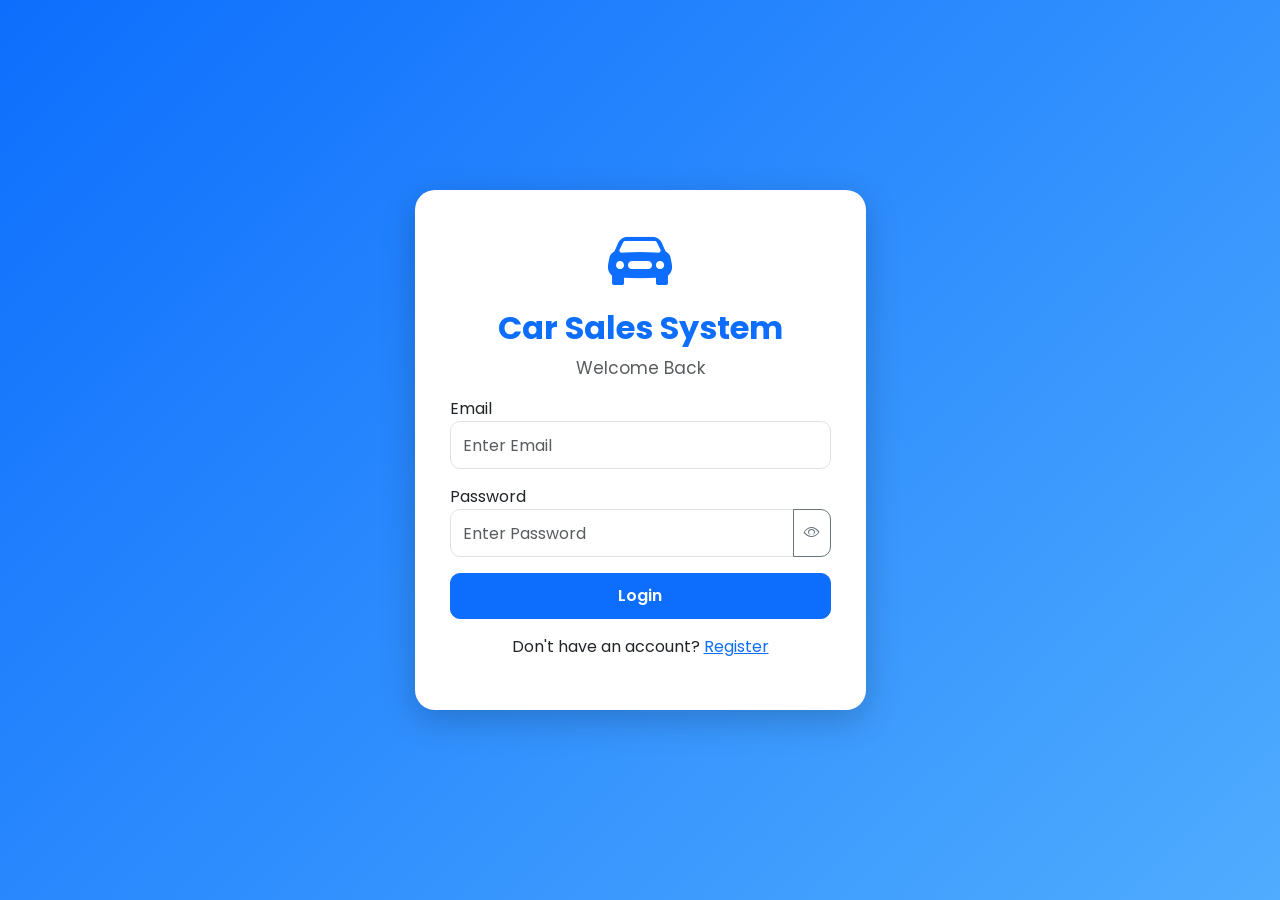
<file: index.html>
<!DOCTYPE html>
<html lang="en">
<head>

<meta charset="UTF-8">
<meta name="viewport" content="width=device-width, initial-scale=1.0">

<title>Login | Car Sales System</title>

<link href="https://cdn.jsdelivr.net/npm/bootstrap@5.3.3/dist/css/bootstrap.min.css" rel="stylesheet">

<link rel="stylesheet" href="https://cdn.jsdelivr.net/npm/bootstrap-icons@1.11.3/font/bootstrap-icons.min.css">

<link rel="stylesheet" href="css/style.css">

</head>

<body class="login-body">

<div class="container">

<div class="row justify-content-center align-items-center vh-100">

<div class="col-lg-5">

<div class="login-card">

<div class="text-center">

<i class="bi bi-car-front-fill display-3 text-primary"></i>

<h2 class="mt-2">Car Sales System</h2>

<p class="text-muted">Welcome Back</p>

</div>

<form action="cars.html">

<div class="mb-3">

<label>Email</label>

<input type="email" class="form-control" placeholder="Enter Email" required>

</div>

<div class="mb-3">

<label>Password</label>

<div class="input-group">

<input type="password" class="form-control" id="loginPassword" placeholder="Enter Password" required>

<button class="btn btn-outline-secondary" type="button" onclick="togglePassword('loginPassword')">

<i class="bi bi-eye"></i>

</button>

</div>

</div>

<button class="btn btn-primary w-100">

Login

</button>

<p class="text-center mt-3">

Don't have an account?

<a href="register.html">Register</a>

</p>

</form>

</div>

</div>

</div>

</div>

<script src="js/script.js"></script>

</body>
</html>
</file>
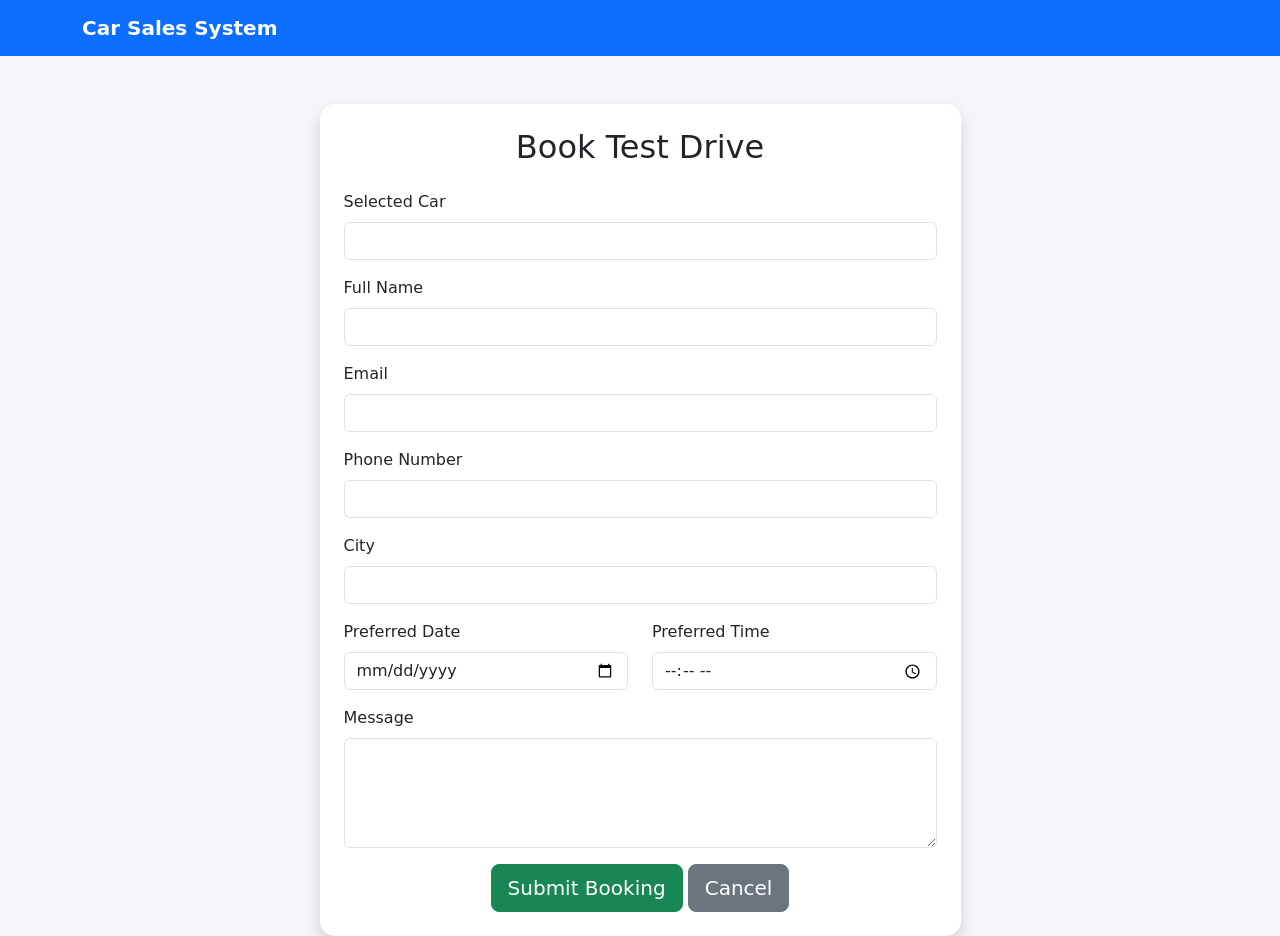
<file: book.html>
<!DOCTYPE html>
<html lang="en">
<head>

<meta charset="UTF-8">

<meta name="viewport"
content="width=device-width, initial-scale=1.0">

<title>Book Test Drive</title>

<link href="https://cdn.jsdelivr.net/npm/bootstrap@5.3.3/dist/css/bootstrap.min.css" rel="stylesheet">

<style>

body{
background:#f4f6f9;
}

.card{
border:none;
border-radius:15px;
}

</style>

</head>

<body>

<nav class="navbar navbar-dark bg-primary">

<div class="container">

<a class="navbar-brand fw-bold"
href="cars.html">

Car Sales System

</a>

</div>

</nav>

<div class="container mt-5">

<div class="row justify-content-center">

<div class="col-lg-7">

<div class="card shadow p-4">

<h2 class="text-center mb-4">

Book Test Drive

</h2>

<form id="bookingForm">

<div class="mb-3">

<label class="form-label">

Selected Car

</label>

<input
type="text"
id="car"
class="form-control"
readonly>

</div>

<div class="mb-3">

<label class="form-label">

Full Name

</label>

<input
type="text"
id="name"
class="form-control"
required>

</div>

<div class="mb-3">

<label class="form-label">

Email

</label>

<input
type="email"
id="email"
class="form-control"
required>

</div>

<div class="mb-3">

<label class="form-label">

Phone Number

</label>

<input
type="tel"
id="phone"
class="form-control"
required>

</div>

<div class="mb-3">

<label class="form-label">

City

</label>

<input
type="text"
id="city"
class="form-control"
required>

</div>

<div class="row">

<div class="col-md-6">

<div class="mb-3">

<label class="form-label">

Preferred Date

</label>

<input
type="date"
id="date"
class="form-control"
required>

</div>

</div>

<div class="col-md-6">

<div class="mb-3">

<label class="form-label">

Preferred Time

</label>

<input
type="time"
id="time"
class="form-control"
required>

</div>

</div>

</div>

<div class="mb-3">

<label class="form-label">

Message

</label>

<textarea
id="message"
rows="4"
class="form-control"
placeholder="Any additional requirements...">

</textarea>

</div>

<div class="text-center">

<button
type="submit"
class="btn btn-success btn-lg">

Submit Booking

</button>

<a
href="cars.html"
class="btn btn-secondary btn-lg">

Cancel

</a>

</div>

</form>

</div>

</div>

</div>

</div>

<script>

const params=new URLSearchParams(window.location.search);

document.getElementById("car").value=params.get("car");

document.getElementById("bookingForm")
.addEventListener("submit",function(e){

e.preventDefault();

const booking={

car:document.getElementById("car").value,

name:document.getElementById("name").value,

email:document.getElementById("email").value,

phone:document.getElementById("phone").value,

city:document.getElementById("city").value,

date:document.getElementById("date").value,

time:document.getElementById("time").value,

message:document.getElementById("message").value

};

localStorage.setItem(
"lastBooking",
JSON.stringify(booking)
);

alert(
"✅ Test Drive is Booked Successfully!"
);

window.location.href="cars.html";

});

</script>

</body>
</html>
</file>
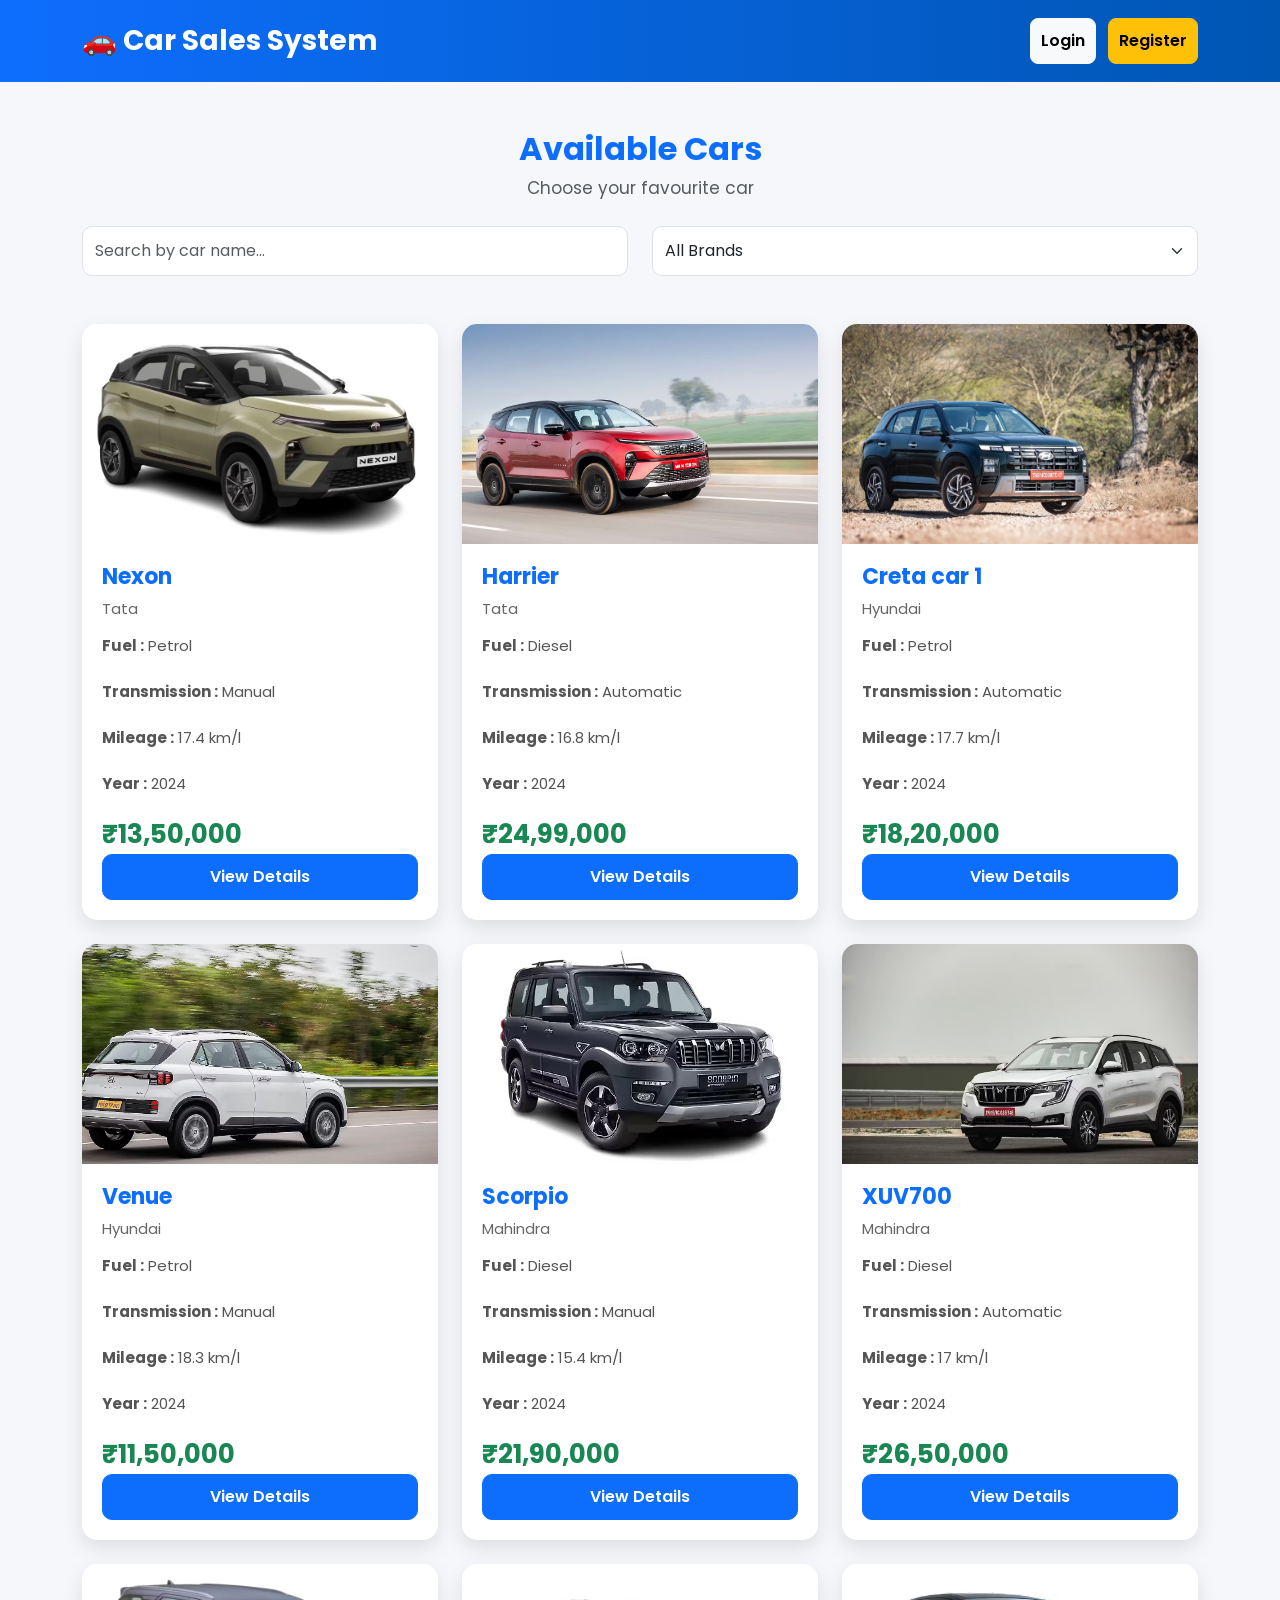
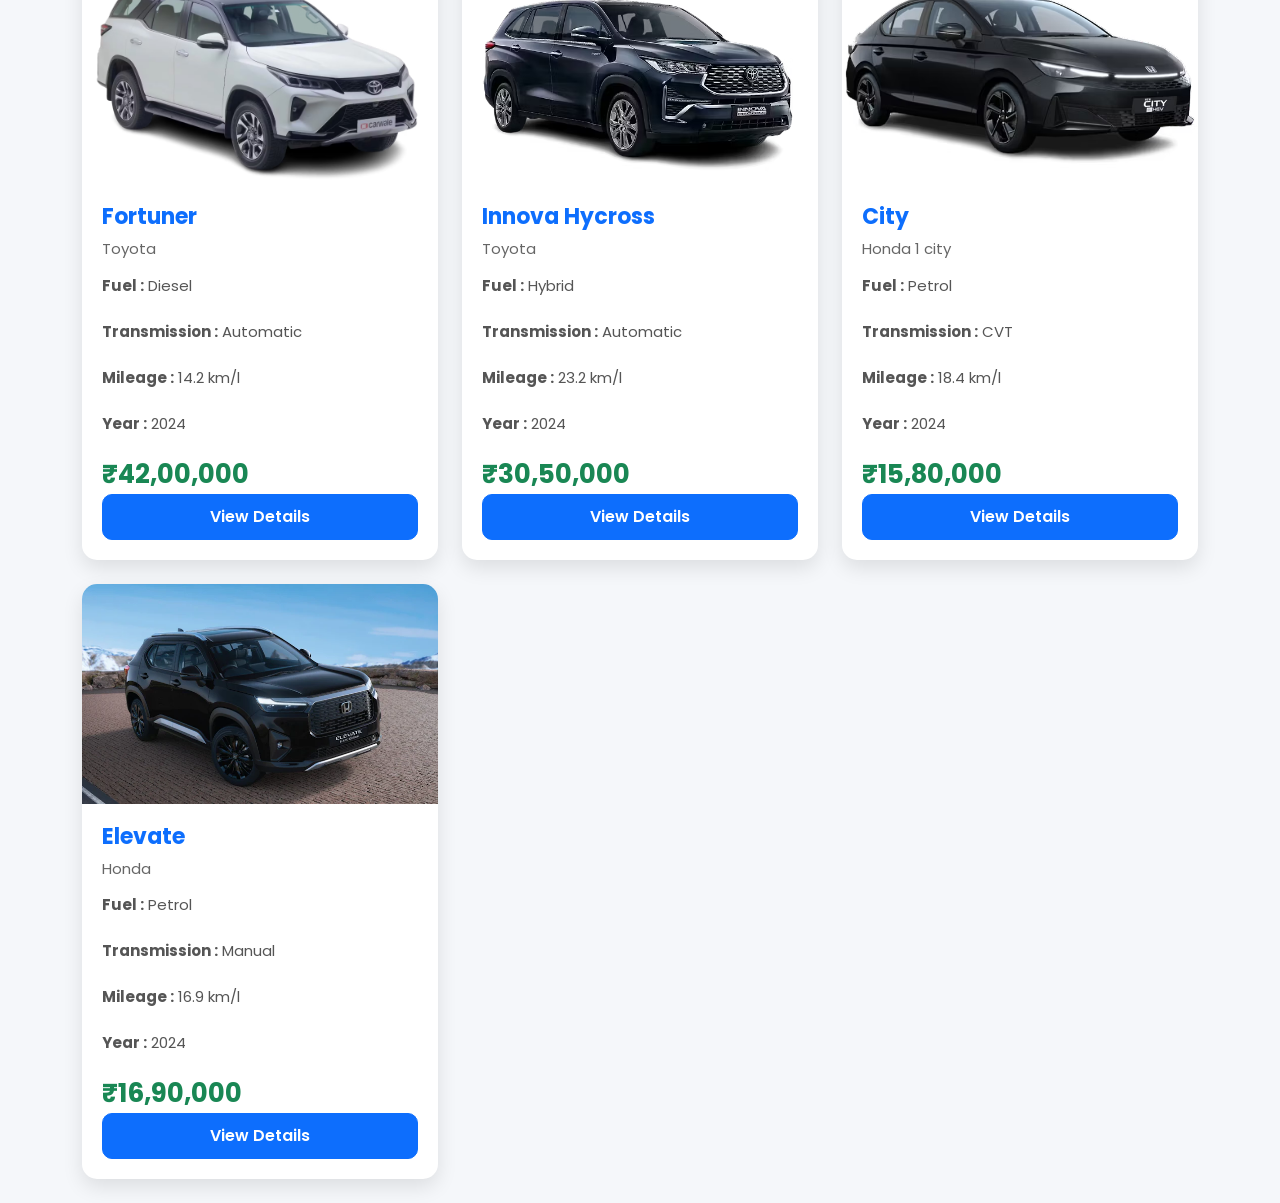
<file: cars.html>
<!DOCTYPE html>
<html lang="en">

<head>

    <meta charset="UTF-8">
    <meta name="viewport" content="width=device-width, initial-scale=1.0">

    <title>Car Listing | Car Sales System</title>

    <!-- Bootstrap -->
    <link href="https://cdn.jsdelivr.net/npm/bootstrap@5.3.3/dist/css/bootstrap.min.css" rel="stylesheet">

    <!-- Bootstrap Icons -->
    <link rel="stylesheet"
    href="https://cdn.jsdelivr.net/npm/bootstrap-icons@1.11.3/font/bootstrap-icons.min.css">

    <!-- CSS -->
    <link rel="stylesheet" href="css/style.css">

</head>

<body>

<!-- Navbar -->

<nav class="navbar navbar-expand-lg navbar-dark bg-primary">

<div class="container">

<a class="navbar-brand fw-bold" href="#">
🚗 Car Sales System
</a>

<div class="ms-auto">

<a href="login.html" class="btn btn-light me-2">
Login
</a>

<a href="register.html" class="btn btn-warning">
Register
</a>

</div>

</div>

</nav>

<!-- Title -->

<div class="container mt-5">

<h2 class="text-center fw-bold">
Available Cars
</h2>

<p class="text-center text-muted">
Choose your favourite car
</p>

<!-- Search -->

<div class="row mt-4">

<div class="col-md-6">

<input
type="text"
id="searchBox"
class="form-control"
placeholder="Search by car name...">

</div>

<div class="col-md-6">

<select
id="brandFilter"
class="form-select">

<option value="All">
All Brands
</option>

<option>Tata</option>

<option>Hyundai</option>

<option>Mahindra</option>

<option>Toyota</option>

<option>Honda</option>

</select>

</div>

</div>

<!-- Cards -->

<div
class="row mt-5"
id="carContainer">

</div>

</div>

<script src="js/script.js"></script>

</body>

</html>
</file>
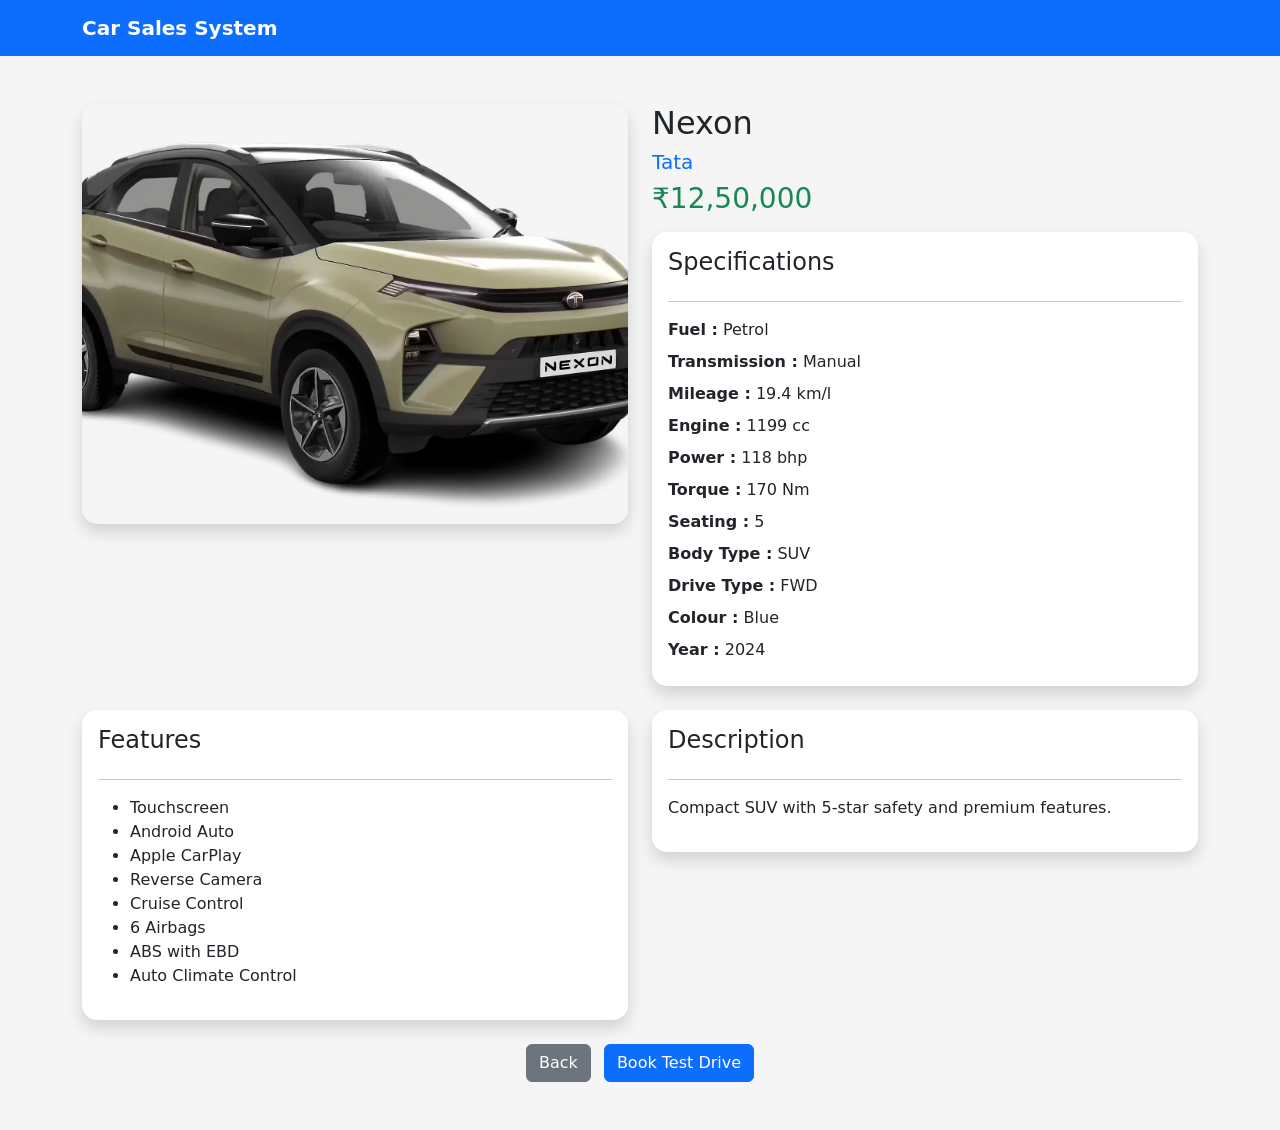
<file: details.html>
<!DOCTYPE html>
<html lang="en">
<head>
<meta charset="UTF-8">
<meta name="viewport" content="width=device-width, initial-scale=1.0">
<title>Car Details</title>
<link href="https://cdn.jsdelivr.net/npm/bootstrap@5.3.3/dist/css/bootstrap.min.css" rel="stylesheet">
<style>
body{background:#f5f5f5}
#carImage{width:100%;height:420px;object-fit:cover;border-radius:15px}
.card{border:none;border-radius:15px}
.specs p{margin-bottom:8px}
</style>
</head>
<body>
<nav class="navbar navbar-dark bg-primary">
<div class="container">
<a class="navbar-brand fw-bold" href="cars.html">Car Sales System</a>
</div>
</nav>

<div class="container mt-5">
<div class="row">
<div class="col-lg-6">
<img id="carImage" class="shadow">
</div>

<div class="col-lg-6">
<h2 id="carModel"></h2>
<h5 class="text-primary" id="carBrand"></h5>
<h3 class="text-success" id="price"></h3>

<div class="card shadow p-3 specs mt-3">
<h4>Specifications</h4><hr>
<p><b>Fuel :</b> <span id="fuel"></span></p>
<p><b>Transmission :</b> <span id="transmission"></span></p>
<p><b>Mileage :</b> <span id="mileage"></span></p>
<p><b>Engine :</b> <span id="engine"></span></p>
<p><b>Power :</b> <span id="power"></span></p>
<p><b>Torque :</b> <span id="torque"></span></p>
<p><b>Seating :</b> <span id="seating"></span></p>
<p><b>Body Type :</b> <span id="bodyType"></span></p>
<p><b>Drive Type :</b> <span id="driveType"></span></p>
<p><b>Colour :</b> <span id="colour"></span></p>
<p><b>Year :</b> <span id="year"></span></p>
</div>
</div>
</div>

<div class="row mt-4">
<div class="col-md-6">
<div class="card shadow p-3">
<h4>Features</h4><hr>
<ul id="features"></ul>
</div>
</div>

<div class="col-md-6">
<div class="card shadow p-3">
<h4>Description</h4><hr>
<p id="description"></p>
</div>
</div>
</div>

<div class="text-center mt-4 mb-5">
<a href="cars.html" class="btn btn-secondary">Back</a>
<a id="bookBtn" class="btn btn-primary ms-2">
    Book Test Drive
</a>
</div>
</div>

<script>
const cars=[
{
brand:"Tata",model:"Nexon ",fuel:"Petrol",transmission:"Manual",mileage:"19.4 km/l",engine:"1199 cc",power:"118 bhp",torque:"170 Nm",seating:"5",bodyType:"SUV",driveType:"FWD",colour:"Blue",year:"2024",price:"₹12,50,000",description:"Compact SUV with 5-star safety and premium features.",features:["Touchscreen","Android Auto","Apple CarPlay","Reverse Camera","Cruise Control","6 Airbags","ABS with EBD","Auto Climate Control"],image:"images/nexon.avif"},
{
brand:"Tata",model:"Harrier",fuel:"Diesel",transmission:"Automatic",mileage:"16.8 km/l",engine:"1956 cc",power:"168 bhp",torque:"350 Nm",seating:"5",bodyType:"SUV",driveType:"FWD",colour:"White",year:"2024",price:"₹24,99,000",description:"Premium SUV with spacious cabin.",features:["Panoramic Sunroof","360 Camera","ADAS","6 Airbags","Touchscreen","Cruise Control","ABS","ESP"],image:"images/harrier.avif"},
{
brand:"Hyundai",model:"Creta car 1",fuel:"Petrol",transmission:"Automatic",mileage:"17.7 km/l",engine:"1497 cc",power:"113 bhp",torque:"144 Nm",seating:"5",bodyType:"SUV",driveType:"FWD",colour:"Black",year:"2024",price:"₹18,20,000",description:"Popular family SUV.",features:["Sunroof","Android Auto","Apple CarPlay","Wireless Charger","Rear Camera","6 Airbags","ABS","Climate Control"],image:"images/creta.avif"},
{
brand:"Hyundai",model:"Venue",fuel:"Petrol",transmission:"Manual",mileage:"18.3 km/l",engine:"1197 cc",power:"82 bhp",torque:"114 Nm",seating:"5",bodyType:"SUV",driveType:"FWD",colour:"Red",year:"2024",price:"₹11,50,000",description:"Compact city SUV.",features:["Touchscreen","Rear Camera","Airbags","ABS","Bluetooth","Steering Controls","USB","Parking Sensors"],image:"images/venue.avif"},
{
brand:"Mahindra",model:"Scorpio",fuel:"Diesel",transmission:"Manual",mileage:"15.4 km/l",engine:"2184 cc",power:"130 bhp",torque:"300 Nm",seating:"7",bodyType:"SUV",driveType:"RWD",colour:"Silver",year:"2024",price:"₹21,90,000",description:"Powerful SUV for all terrains.",features:["Touchscreen","Cruise Control","Camera","ESP","Hill Hold","Airbags","ABS","LED DRL"],image:"images/scorpio.avif"},
{
brand:"Mahindra",model:"XUV700",fuel:"Diesel",transmission:"Automatic",mileage:"17 km/l",engine:"2198 cc",power:"182 bhp",torque:"450 Nm",seating:"7",bodyType:"SUV",driveType:"AWD",colour:"Grey",year:"2024",price:"₹26,50,000",description:"Feature-rich premium SUV.",features:["ADAS","Panoramic Sunroof","Sony Audio","360 Camera","Alexa","Airbags","ABS","Wireless Charger"],image:"images/xuv700.avif"},
{
brand:"Toyota",model:"Fortuner",fuel:"Diesel",transmission:"Automatic",mileage:"14.2 km/l",engine:"2755 cc",power:"201 bhp",torque:"500 Nm",seating:"7",bodyType:"SUV",driveType:"4WD",colour:"White",year:"2024",price:"₹42,00,000",description:"Luxury full-size SUV.",features:["4WD","Cruise","Camera","Airbags","ABS","Leather Seats","Climate Control","LED Lights"],image:"images/fortuner.avif"},
{
brand:"Toyota",model:"Innova Hycross",fuel:"Hybrid",transmission:"Automatic",mileage:"23.1 km/l",engine:"1987 cc",power:"183 bhp",torque:"188 Nm",seating:"7",bodyType:"MPV",driveType:"FWD",colour:"Brown",year:"2024",price:"₹30,50,000",description:"Premium hybrid MPV.",features:["Hybrid","Sunroof","360 Camera","Airbags","ABS","Wireless Charger","Touchscreen","Climate Control"],image:"images/hycross.avif"},

{
    brand: "Honda 1 city",
    model: "City",
    fuel: "Petrol",
    transmission: "CVT",
    mileage: "18.3 km/l",
    engine: "1498 cc",
    power: "119 bhp",
    torque: "145 Nm"
},
{
    brand: "Honda",
    model: "Elevate",
    fuel: "Petrol",
    transmission: "Manual",
    mileage: "16.9 km/l",
    engine: "1498 cc",
    power: "120 bhp",
    torque: "145 Nm"
}];

const selected = new URLSearchParams(location.search).get("car");

const car = cars.find(c => c.model === selected) || cars[0];

document.getElementById("bookBtn").href =
"book.html?car=" + encodeURIComponent(car.model);

for(const k of ["fuel","transmission","mileage","engine","power","torque","seating","bodyType","driveType","colour","year","price"]){
    document.getElementById(k).textContent = car[k];
}
carImage.src=car.image;
carModel.textContent=car.model;
carBrand.textContent=car.brand;
description.textContent=car.description;
features.innerHTML=car.features.map(f=>`<li>${f}</li>`).join("");
</script>
</body>
</html>
</file>
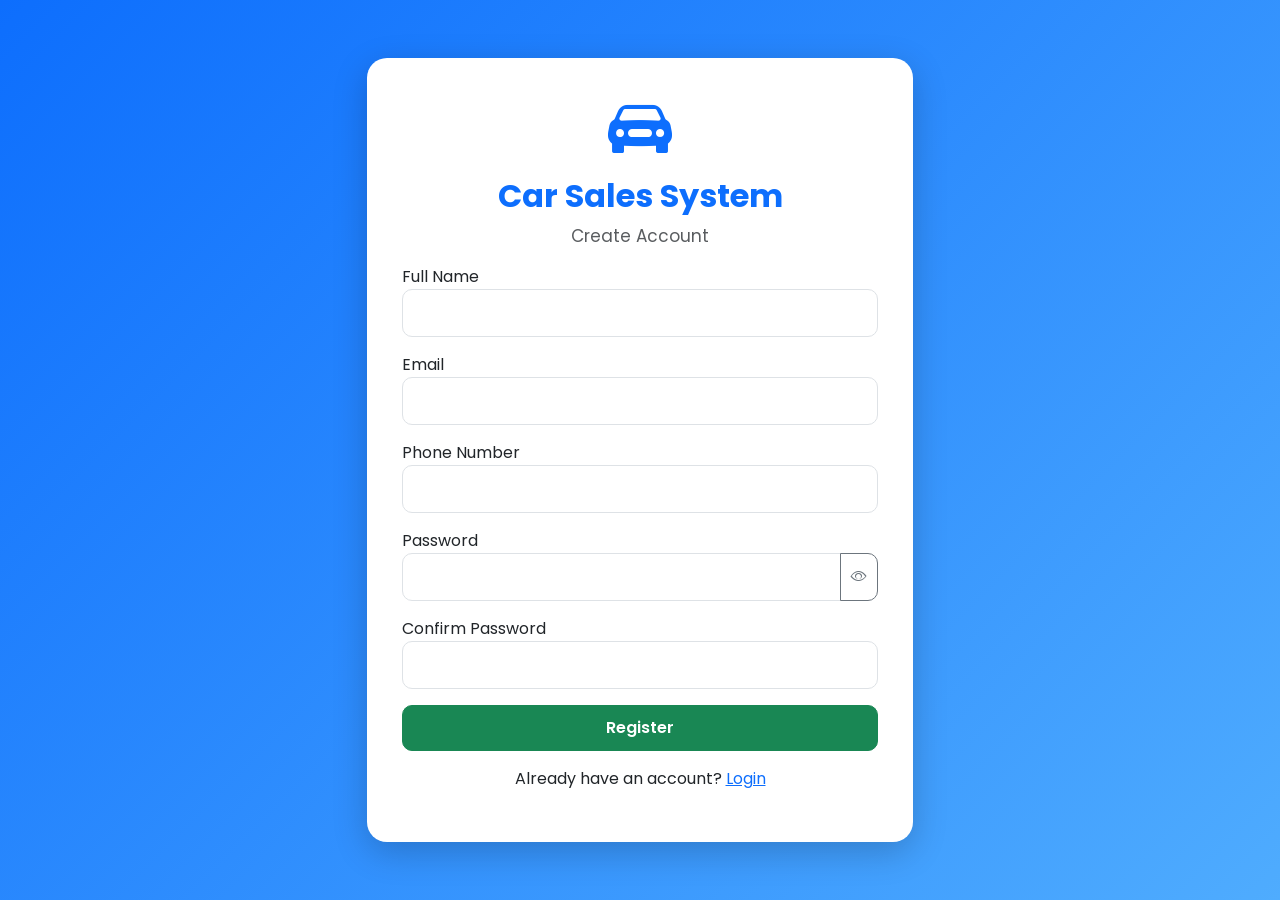
<file: register.html>
<!DOCTYPE html>
<html lang="en">
<head>

<meta charset="UTF-8">
<meta name="viewport" content="width=device-width, initial-scale=1.0">

<title>Register | Car Sales System</title>

<link href="https://cdn.jsdelivr.net/npm/bootstrap@5.3.3/dist/css/bootstrap.min.css" rel="stylesheet">

<link rel="stylesheet" href="https://cdn.jsdelivr.net/npm/bootstrap-icons@1.11.3/font/bootstrap-icons.min.css">

<link rel="stylesheet" href="css/style.css">

</head>

<body class="login-body">

<div class="container">

<div class="row justify-content-center align-items-center vh-100">

<div class="col-lg-6">

<div class="login-card">

<div class="text-center">

<i class="bi bi-car-front-fill display-3 text-primary"></i>

<h2 class="mt-2">Car Sales System</h2>

<p class="text-muted">Create Account</p>

</div>

<form>

<div class="mb-3">

<label>Full Name</label>

<input type="text" class="form-control" required>

</div>

<div class="mb-3">

<label>Email</label>

<input type="email" class="form-control" required>

</div>

<div class="mb-3">

<label>Phone Number</label>

<input type="tel" class="form-control" required>

</div>

<div class="mb-3">

<label>Password</label>

<div class="input-group">

<input type="password" class="form-control" id="registerPassword" required>

<button class="btn btn-outline-secondary" type="button" onclick="togglePassword('registerPassword')">

<i class="bi bi-eye"></i>

</button>

</div>

</div>

<div class="mb-3">

<label>Confirm Password</label>

<input type="password" class="form-control" required>

</div>

<button class="btn btn-success w-100">

Register

</button>

<p class="text-center mt-3">

Already have an account?

<a href="login.html">Login</a>

</p>

</form>

</div>

</div>

</div>

</div>

<script src="js/script.js"></script>

</body>
</html>
</file>
<file: css/style.css>
/* Google Font */
@import url('https://fonts.googleapis.com/css2?family=Poppins:wght@300;400;500;600;700&display=swap');

*{
    margin:0;
    padding:0;
    box-sizing:border-box;
    font-family:'Poppins',sans-serif;
}

body{
    background:#f5f7fa;
}

/* ================= NAVBAR ================= */

.navbar{
    background:linear-gradient(90deg,#0d6efd,#0056b3);
    padding:15px 0;
}

.navbar-brand{
    font-size:28px;
    font-weight:700;
}

.navbar .btn{
    border-radius:8px;
    font-weight:600;
}

/* ================= PAGE TITLE ================= */

h2{
    color:#0d6efd;
    font-weight:700;
}

.text-muted{
    font-size:17px;
}

/* ================= SEARCH ================= */

#searchBox{
    height:50px;
    border-radius:10px;
}

#brandFilter{
    height:50px;
    border-radius:10px;
}

/* ================= CAR CARD ================= */

.card{

    border:none;
    border-radius:15px;

    overflow:hidden;

    transition:0.3s;

    box-shadow:0 8px 20px rgba(0,0,0,.1);

    background:white;

}

.card:hover{

    transform:translateY(-10px);

    box-shadow:0 15px 30px rgba(0,0,0,.2);

}

.card img{

    height:220px;

    width:100%;

    object-fit:cover;

}

.card-body{

    padding:20px;

}

.card-title{

    font-size:22px;

    font-weight:700;

    color:#0d6efd;

}

.brand{

    color:#666;

    font-size:15px;

    margin-bottom:10px;

}

.details{

    font-size:15px;

    color:#555;

    line-height:30px;

}

.price{

    font-size:26px;

    font-weight:bold;

    color:#198754;

    margin-top:15px;

}

.rating{

    color:#f39c12;

    font-size:18px;

}

.btn-details{

    margin-top:20px;

    width:100%;

    background:#0d6efd;

    color:white;

    border:none;

    border-radius:10px;

    padding:12px;

    font-weight:600;

    transition:.3s;

}

.btn-details:hover{

    background:#084298;

}

/* ================= BADGES ================= */

.badge{

    font-size:13px;

    padding:8px 10px;

    margin-right:5px;

}

/* ================= FOOTER ================= */

footer{

    margin-top:60px;

    background:#0d6efd;

    color:white;

    text-align:center;

    padding:20px;

}

/* ================= RESPONSIVE ================= */

@media(max-width:992px){

.card img{

height:200px;

}

}

@media(max-width:768px){

.navbar-brand{

font-size:22px;

}

.card{

margin-bottom:20px;

}

.price{

font-size:22px;

}

}

@media(max-width:576px){

#searchBox{

margin-bottom:15px;

}

.card img{

height:180px;

}

h2{

font-size:30px;

}

}
/* Login/Register Background */

.login-body{

background:linear-gradient(135deg,#0d6efd,#4facfe);

}

/* Glass Card */

.login-card{

background:white;

padding:35px;

border-radius:20px;

box-shadow:0 10px 35px rgba(0,0,0,.2);

transition:.3s;

}

.login-card:hover{

transform:translateY(-5px);

}

.login-card h2{

font-weight:700;

color:#0d6efd;

}

.form-control{

height:48px;

border-radius:10px;

}

.btn{

border-radius:10px;

padding:10px;

font-weight:600;

}

.input-group .btn{

border-radius:0 10px 10px 0;

}
</file>
